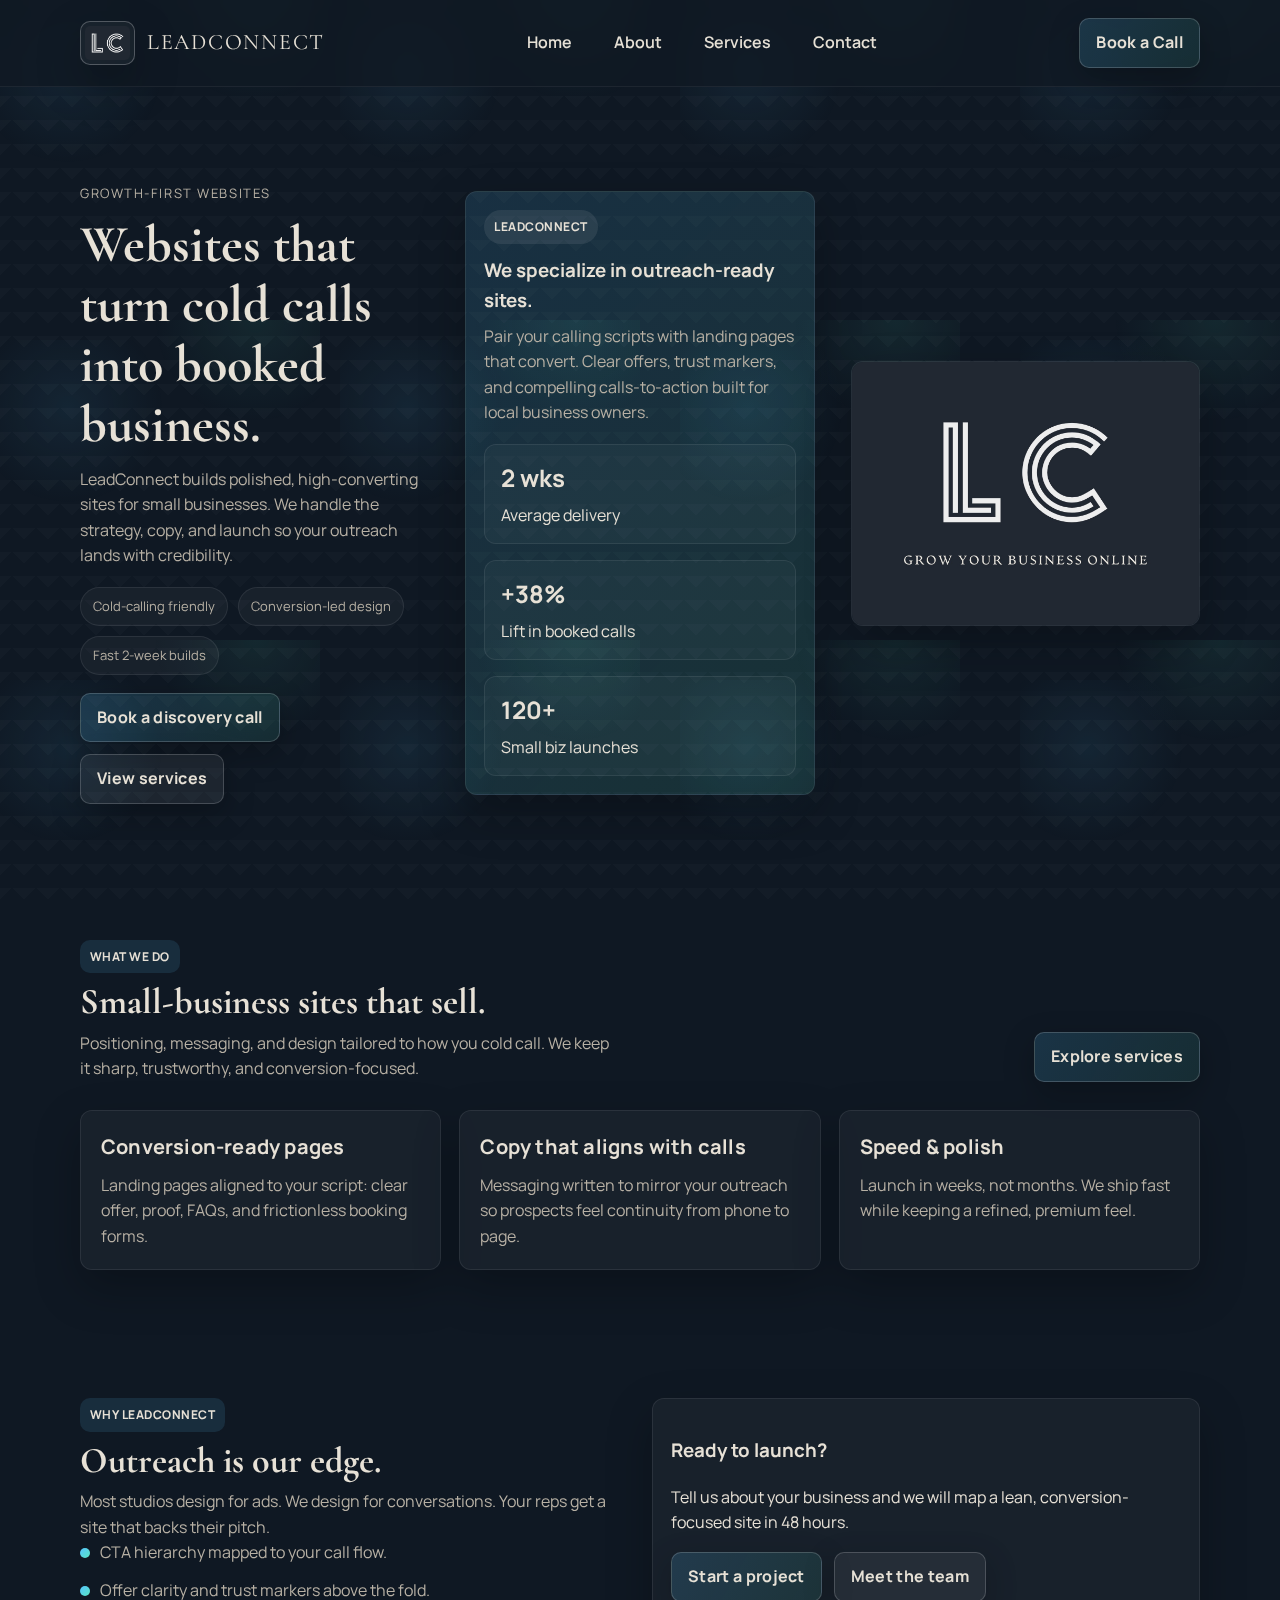
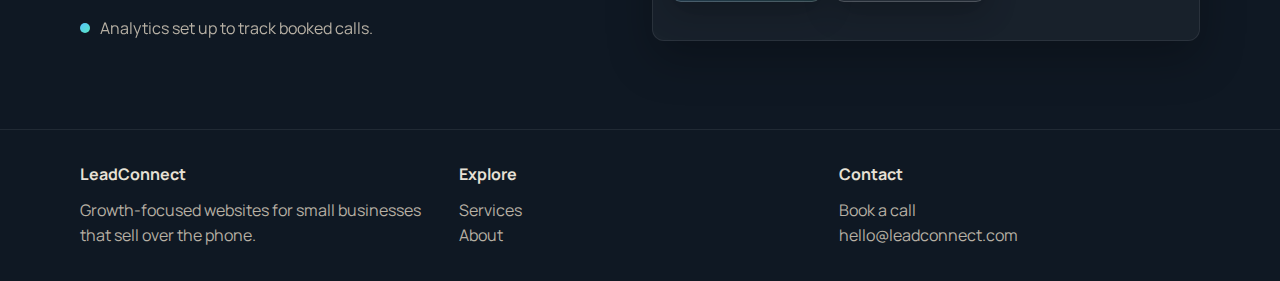
<file: index.html>
<!DOCTYPE html>
<html lang="en">
<head>
  <meta charset="UTF-8">
  <meta name="viewport" content="width=device-width, initial-scale=1.0">
  <title>LeadConnect | Growth Sites for Small Business</title>
  <link rel="icon" href="assets/images/IMG-20260210-WA0023.jpg" type="image/jpeg">
  <link rel="preconnect" href="https://fonts.googleapis.com">
  <link rel="preconnect" href="https://fonts.gstatic.com" crossorigin>
  <link href="https://fonts.googleapis.com/css2?family=Cormorant+Garamond:wght@600;700&family=Manrope:wght@400;600;700;800&display=swap" rel="stylesheet">
  <link rel="stylesheet" href="assets/css/styles.css">
</head>
<body>
  <header>
    <div class="container navbar">
      <a class="brand" href="index.html">
        <img class="brand-logo" src="assets/images/IMG-20260210-WA0023.jpg" alt="LeadConnect logo">
        LeadConnect
      </a>
      <nav>
        <ul>
          <li><a href="index.html">Home</a></li>
          <li><a href="about.html">About</a></li>
          <li><a href="services.html">Services</a></li>
          <li><a href="contact.html">Contact</a></li>
        </ul>
      </nav>
      <div class="nav-actions">
        <button class="tablet-nav-toggle" aria-label="Toggle navigation">☰</button>
        <a class="btn" href="contact.html">Book a Call</a>
      </div>
    </div>
    <div class="container mobile-menu">
      <a href="index.html">Home</a>
      <a href="about.html">About</a>
      <a href="services.html">Services</a>
      <a href="contact.html">Contact</a>
    </div>
  </header>

  <main>
    <section class="container hero">
      <div>
        <div class="hero-kicker">Growth-first websites</div>
        <h1>Websites that turn cold calls into booked business.</h1>
        <p>LeadConnect builds polished, high-converting sites for small businesses. We handle the strategy, copy, and launch so your outreach lands with credibility.</p>
        <div class="pill-row">
          <span class="pill">Cold-calling friendly</span>
          <span class="pill">Conversion-led design</span>
          <span class="pill">Fast 2-week builds</span>
        </div>
        <div style="margin-top:18px; display:flex; gap:12px; flex-wrap:wrap;">
          <a class="btn" href="contact.html">Book a discovery call</a>
          <a class="btn" style="background: rgba(255,255,255,0.06);" href="services.html">View services</a>
        </div>
      </div>
      <div class="hero-aside">
        <span class="badge">LeadConnect</span>
        <h3>We specialize in outreach-ready sites.</h3>
        <p>Pair your calling scripts with landing pages that convert. Clear offers, trust markers, and compelling calls-to-action built for local business owners.</p>
        <div class="stats">
          <div class="stat">
            <strong>2 wks</strong>
            <span>Average delivery</span>
          </div>
          <div class="stat">
            <strong>+38%</strong>
            <span>Lift in booked calls</span>
          </div>
          <div class="stat">
            <strong>120+</strong>
            <span>Small biz launches</span>
          </div>
        </div>
      </div>
      <div class="hero-visual">
        <img src="assets/images/IMG-20260210-WA0044.jpg" alt="LeadConnect brand graphic">
      </div>
    </section>

    <section class="section">
      <div class="container section-header">
        <div>
          <div class="tag">What we do</div>
          <h2 class="section-title">Small-business sites that sell.</h2>
          <p class="section-sub">Positioning, messaging, and design tailored to how you cold call. We keep it sharp, trustworthy, and conversion-focused.</p>
        </div>
        <a class="btn" href="services.html">Explore services</a>
      </div>
      <div class="container grid">
        <div class="card">
          <h3>Conversion-ready pages</h3>
          <p>Landing pages aligned to your script: clear offer, proof, FAQs, and frictionless booking forms.</p>
        </div>
        <div class="card">
          <h3>Copy that aligns with calls</h3>
          <p>Messaging written to mirror your outreach so prospects feel continuity from phone to page.</p>
        </div>
        <div class="card">
          <h3>Speed & polish</h3>
          <p>Launch in weeks, not months. We ship fast while keeping a refined, premium feel.</p>
        </div>
      </div>
    </section>

    <section class="section" style="padding-bottom: 88px;">
      <div class="container split">
        <div>
          <div class="tag">Why LeadConnect</div>
          <h2 class="section-title">Outreach is our edge.</h2>
          <p class="section-sub">Most studios design for ads. We design for conversations. Your reps get a site that backs their pitch.</p>
          <ul class="list">
            <li><span class="dot"></span>CTA hierarchy mapped to your call flow.</li>
            <li><span class="dot"></span>Offer clarity and trust markers above the fold.</li>
            <li><span class="dot"></span>Analytics set up to track booked calls.</li>
          </ul>
        </div>
        <div class="hero-card">
          <h3>Ready to launch?</h3>
          <p>Tell us about your business and we will map a lean, conversion-focused site in 48 hours.</p>
          <div style="margin-top:12px; display:flex; gap:12px; flex-wrap:wrap;">
            <a class="btn" href="contact.html">Start a project</a>
            <a class="btn" style="background: rgba(255,255,255,0.06);" href="about.html">Meet the team</a>
          </div>
        </div>
      </div>
    </section>
  </main>

  <footer>
    <div class="container footer-grid">
      <div class="footer-col">
        <h4>LeadConnect</h4>
        <p>Growth-focused websites for small businesses that sell over the phone.</p>
      </div>
      <div class="footer-col">
        <h4>Explore</h4>
        <p><a href="services.html">Services</a></p>
        <p><a href="about.html">About</a></p>
      </div>
      <div class="footer-col">
        <h4>Contact</h4>
        <p><a href="contact.html">Book a call</a></p>
        <p><a href="mailto:hello@leadconnect.com">hello@leadconnect.com</a></p>
      </div>
    </div>
  </footer>
  <script src="assets/js/main.js"></script>
</body>
</html>
</file>
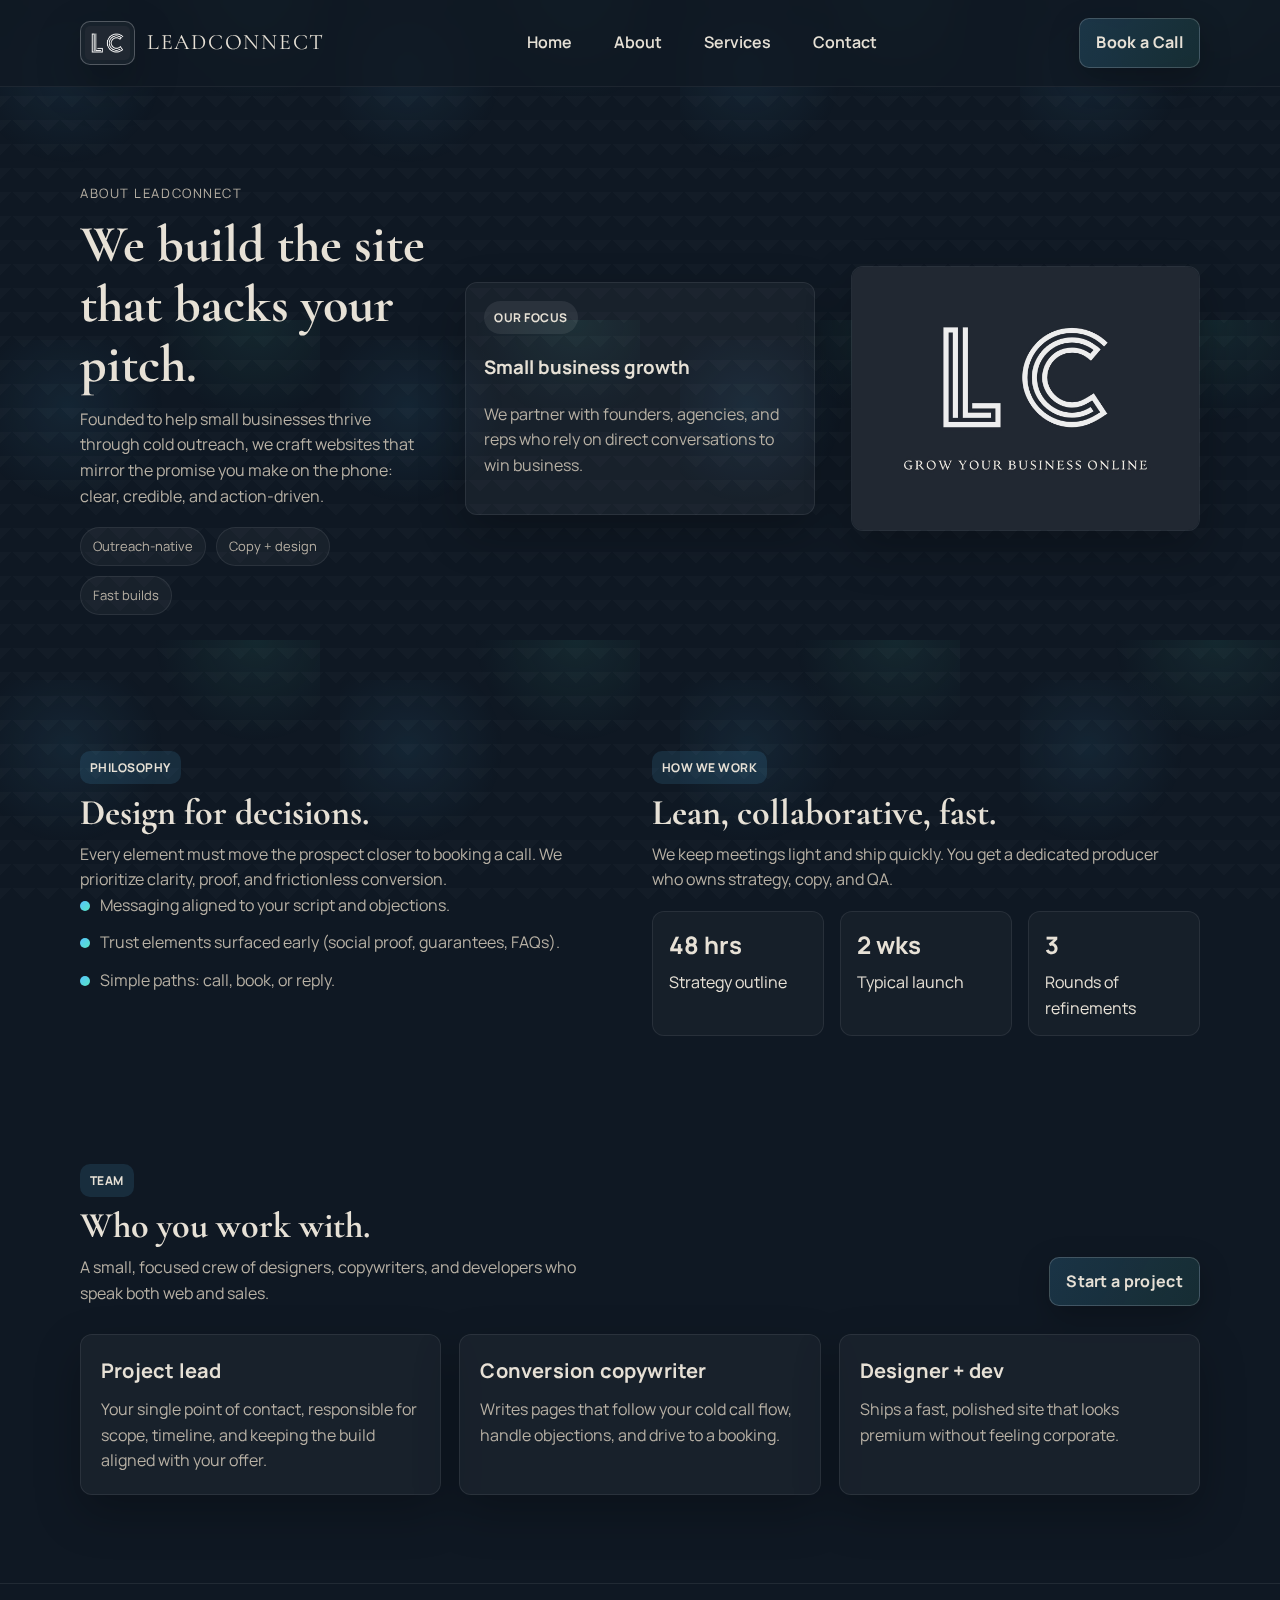
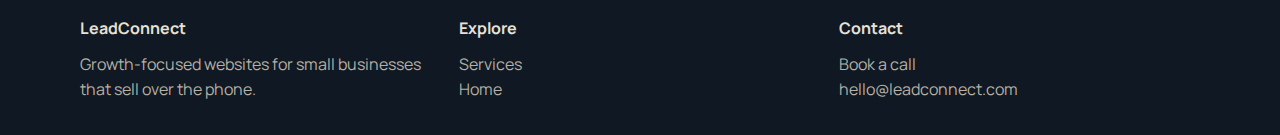
<file: about.html>
<!DOCTYPE html>
<html lang="en">
<head>
  <meta charset="UTF-8">
  <meta name="viewport" content="width=device-width, initial-scale=1.0">
  <title>About | LeadConnect</title>
  <link rel="icon" href="assets/images/IMG-20260210-WA0023.jpg" type="image/jpeg">
  <link rel="preconnect" href="https://fonts.googleapis.com">
  <link rel="preconnect" href="https://fonts.gstatic.com" crossorigin>
  <link href="https://fonts.googleapis.com/css2?family=Cormorant+Garamond:wght@600;700&family=Manrope:wght@400;600;700;800&display=swap" rel="stylesheet">
  <link rel="stylesheet" href="assets/css/styles.css">
</head>
<body>
  <header>
    <div class="container navbar">
      <a class="brand" href="index.html">
        <img class="brand-logo" src="assets/images/IMG-20260210-WA0023.jpg" alt="LeadConnect logo">
        LeadConnect
      </a>
      <nav>
        <ul>
          <li><a href="index.html">Home</a></li>
          <li><a href="about.html">About</a></li>
          <li><a href="services.html">Services</a></li>
          <li><a href="contact.html">Contact</a></li>
        </ul>
      </nav>
      <div class="nav-actions">
        <button class="tablet-nav-toggle" aria-label="Toggle navigation">☰</button>
        <a class="btn" href="contact.html">Book a Call</a>
      </div>
    </div>
    <div class="container mobile-menu">
      <a href="index.html">Home</a>
      <a href="about.html">About</a>
      <a href="services.html">Services</a>
      <a href="contact.html">Contact</a>
    </div>
  </header>

  <main>
    <section class="container hero">
      <div>
        <div class="hero-kicker">About LeadConnect</div>
        <h1>We build the site that backs your pitch.</h1>
        <p>Founded to help small businesses thrive through cold outreach, we craft websites that mirror the promise you make on the phone: clear, credible, and action-driven.</p>
        <div class="pill-row">
          <span class="pill">Outreach-native</span>
          <span class="pill">Copy + design</span>
          <span class="pill">Fast builds</span>
        </div>
      </div>
      <div class="hero-card">
        <div class="badge">Our focus</div>
        <h3>Small business growth</h3>
        <p>We partner with founders, agencies, and reps who rely on direct conversations to win business.</p>
      </div>
      <div class="hero-visual">
        <img src="assets/images/IMG-20260210-WA0044.jpg" alt="LeadConnect brand graphic">
      </div>
    </section>

    <section class="section">
      <div class="container split">
        <div>
          <div class="tag">Philosophy</div>
          <h2 class="section-title">Design for decisions.</h2>
          <p class="section-sub">Every element must move the prospect closer to booking a call. We prioritize clarity, proof, and frictionless conversion.</p>
          <ul class="list">
            <li><span class="dot"></span>Messaging aligned to your script and objections.</li>
            <li><span class="dot"></span>Trust elements surfaced early (social proof, guarantees, FAQs).</li>
            <li><span class="dot"></span>Simple paths: call, book, or reply.</li>
          </ul>
        </div>
        <div>
          <div class="tag">How we work</div>
          <h2 class="section-title">Lean, collaborative, fast.</h2>
          <p class="section-sub">We keep meetings light and ship quickly. You get a dedicated producer who owns strategy, copy, and QA.</p>
          <div class="stats">
            <div class="stat">
              <strong>48 hrs</strong>
              <span>Strategy outline</span>
            </div>
            <div class="stat">
              <strong>2 wks</strong>
              <span>Typical launch</span>
            </div>
            <div class="stat">
              <strong>3</strong>
              <span>Rounds of refinements</span>
            </div>
          </div>
        </div>
      </div>
    </section>

    <section class="section" style="padding-bottom: 88px;">
      <div class="container section-header">
        <div>
          <div class="tag">Team</div>
          <h2 class="section-title">Who you work with.</h2>
          <p class="section-sub">A small, focused crew of designers, copywriters, and developers who speak both web and sales.</p>
        </div>
        <a class="btn" href="contact.html">Start a project</a>
      </div>
      <div class="container grid">
        <div class="card">
          <h3>Project lead</h3>
          <p>Your single point of contact, responsible for scope, timeline, and keeping the build aligned with your offer.</p>
        </div>
        <div class="card">
          <h3>Conversion copywriter</h3>
          <p>Writes pages that follow your cold call flow, handle objections, and drive to a booking.</p>
        </div>
        <div class="card">
          <h3>Designer + dev</h3>
          <p>Ships a fast, polished site that looks premium without feeling corporate.</p>
        </div>
      </div>
    </section>
  </main>

  <footer>
    <div class="container footer-grid">
      <div class="footer-col">
        <h4>LeadConnect</h4>
        <p>Growth-focused websites for small businesses that sell over the phone.</p>
      </div>
      <div class="footer-col">
        <h4>Explore</h4>
        <p><a href="services.html">Services</a></p>
        <p><a href="index.html">Home</a></p>
      </div>
      <div class="footer-col">
        <h4>Contact</h4>
        <p><a href="contact.html">Book a call</a></p>
        <p><a href="mailto:hello@leadconnect.com">hello@leadconnect.com</a></p>
      </div>
    </div>
  </footer>
  <script src="assets/js/main.js"></script>
</body>
</html>
</file>
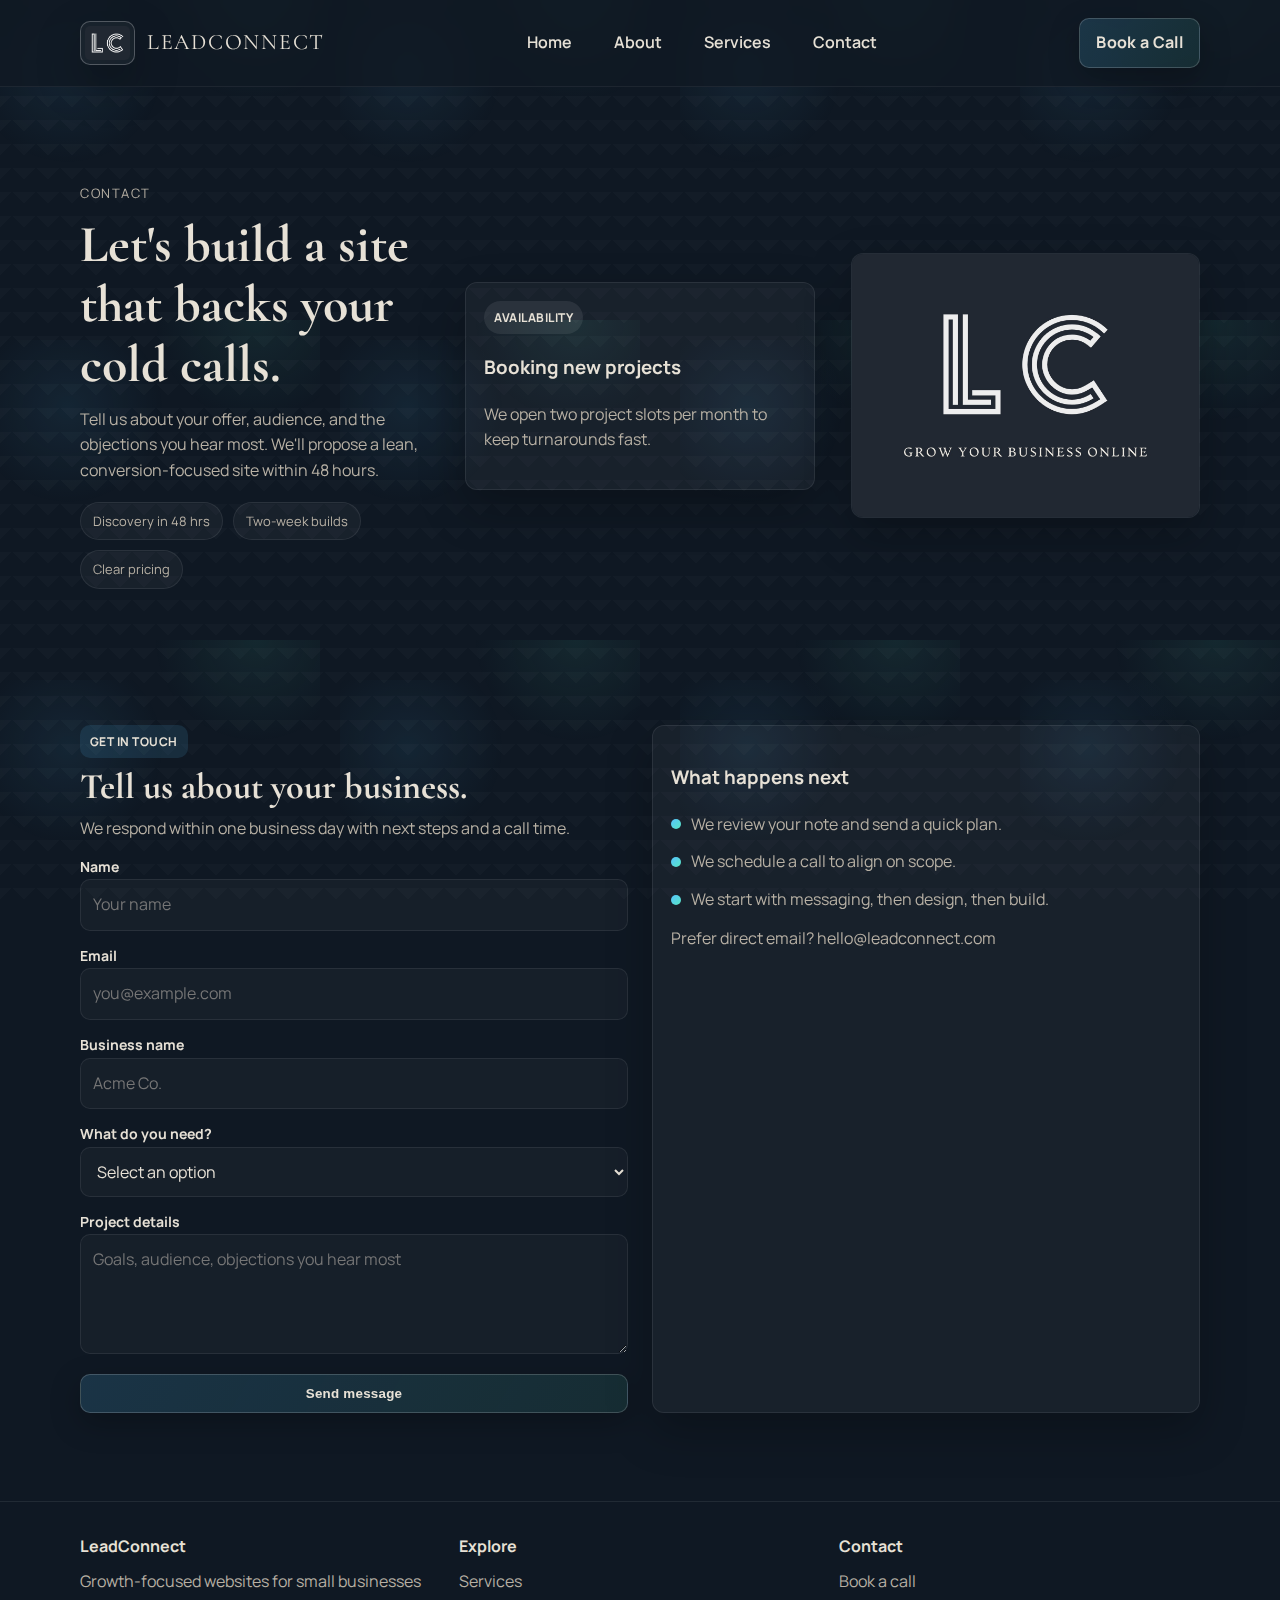
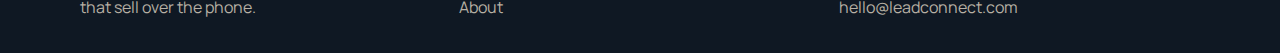
<file: contact.html>
<!DOCTYPE html>
<html lang="en">
<head>
  <meta charset="UTF-8">
  <meta name="viewport" content="width=device-width, initial-scale=1.0">
  <title>Contact | LeadConnect</title>
  <link rel="icon" href="assets/images/IMG-20260210-WA0023.jpg" type="image/jpeg">
  <link rel="preconnect" href="https://fonts.googleapis.com">
  <link rel="preconnect" href="https://fonts.gstatic.com" crossorigin>
  <link href="https://fonts.googleapis.com/css2?family=Cormorant+Garamond:wght@600;700&family=Manrope:wght@400;600;700;800&display=swap" rel="stylesheet">
  <link rel="stylesheet" href="assets/css/styles.css">
</head>
<body>
  <header>
    <div class="container navbar">
      <a class="brand" href="index.html">
        <img class="brand-logo" src="assets/images/IMG-20260210-WA0023.jpg" alt="LeadConnect logo">
        LeadConnect
      </a>
      <nav>
        <ul>
          <li><a href="index.html">Home</a></li>
          <li><a href="about.html">About</a></li>
          <li><a href="services.html">Services</a></li>
          <li><a href="contact.html">Contact</a></li>
        </ul>
      </nav>
      <div class="nav-actions">
        <button class="tablet-nav-toggle" aria-label="Toggle navigation">☰</button>
        <a class="btn" href="contact.html">Book a Call</a>
      </div>
    </div>
    <div class="container mobile-menu">
      <a href="index.html">Home</a>
      <a href="about.html">About</a>
      <a href="services.html">Services</a>
      <a href="contact.html">Contact</a>
    </div>
  </header>

  <main>
    <section class="container hero">
      <div>
        <div class="hero-kicker">Contact</div>
        <h1>Let's build a site that backs your cold calls.</h1>
        <p>Tell us about your offer, audience, and the objections you hear most. We'll propose a lean, conversion-focused site within 48 hours.</p>
        <div class="pill-row">
          <span class="pill">Discovery in 48 hrs</span>
          <span class="pill">Two-week builds</span>
          <span class="pill">Clear pricing</span>
        </div>
      </div>
      <div class="hero-card">
        <div class="badge">Availability</div>
        <h3>Booking new projects</h3>
        <p>We open two project slots per month to keep turnarounds fast.</p>
      </div>
      <div class="hero-visual">
        <img src="assets/images/IMG-20260210-WA0044.jpg" alt="LeadConnect brand graphic">
      </div>
    </section>

    <section class="section" style="padding-bottom: 88px;">
      <div class="container split">
        <div>
          <div class="tag">Get in touch</div>
          <h2 class="section-title">Tell us about your business.</h2>
          <p class="section-sub">We respond within one business day with next steps and a call time.</p>
          <form id="contact-form" class="contact-form">
            <div>
              <label for="name">Name</label>
              <input id="name" name="name" type="text" placeholder="Your name" required>
            </div>
            <div>
              <label for="email">Email</label>
              <input id="email" name="email" type="email" placeholder="you@example.com" required>
            </div>
            <div>
              <label for="business">Business name</label>
              <input id="business" name="business" type="text" placeholder="Acme Co." required>
            </div>
            <div>
              <label for="service">What do you need?</label>
              <select id="service" name="service" required>
                <option value="">Select an option</option>
                <option>Launch Landing</option>
                <option>Starter Site</option>
                <option>Outbound Toolkit</option>
                <option>Something custom</option>
              </select>
            </div>
            <div>
              <label for="message">Project details</label>
              <textarea id="message" name="message" placeholder="Goals, audience, objections you hear most" required></textarea>
            </div>
            <button class="btn" type="submit">Send message</button>
          </form>
        </div>
        <div class="hero-card">
          <h3>What happens next</h3>
          <ul class="list">
            <li><span class="dot"></span>We review your note and send a quick plan.</li>
            <li><span class="dot"></span>We schedule a call to align on scope.</li>
            <li><span class="dot"></span>We start with messaging, then design, then build.</li>
          </ul>
          <div style="margin-top:14px; color: var(--muted);">
            Prefer direct email? hello@leadconnect.com
          </div>
        </div>
      </div>
    </section>
  </main>

  <footer>
    <div class="container footer-grid">
      <div class="footer-col">
        <h4>LeadConnect</h4>
        <p>Growth-focused websites for small businesses that sell over the phone.</p>
      </div>
      <div class="footer-col">
        <h4>Explore</h4>
        <p><a href="services.html">Services</a></p>
        <p><a href="about.html">About</a></p>
      </div>
      <div class="footer-col">
        <h4>Contact</h4>
        <p><a href="contact.html">Book a call</a></p>
        <p><a href="mailto:hello@leadconnect.com">hello@leadconnect.com</a></p>
      </div>
    </div>
  </footer>
  <script src="assets/js/main.js"></script>
</body>
</html>
</file>
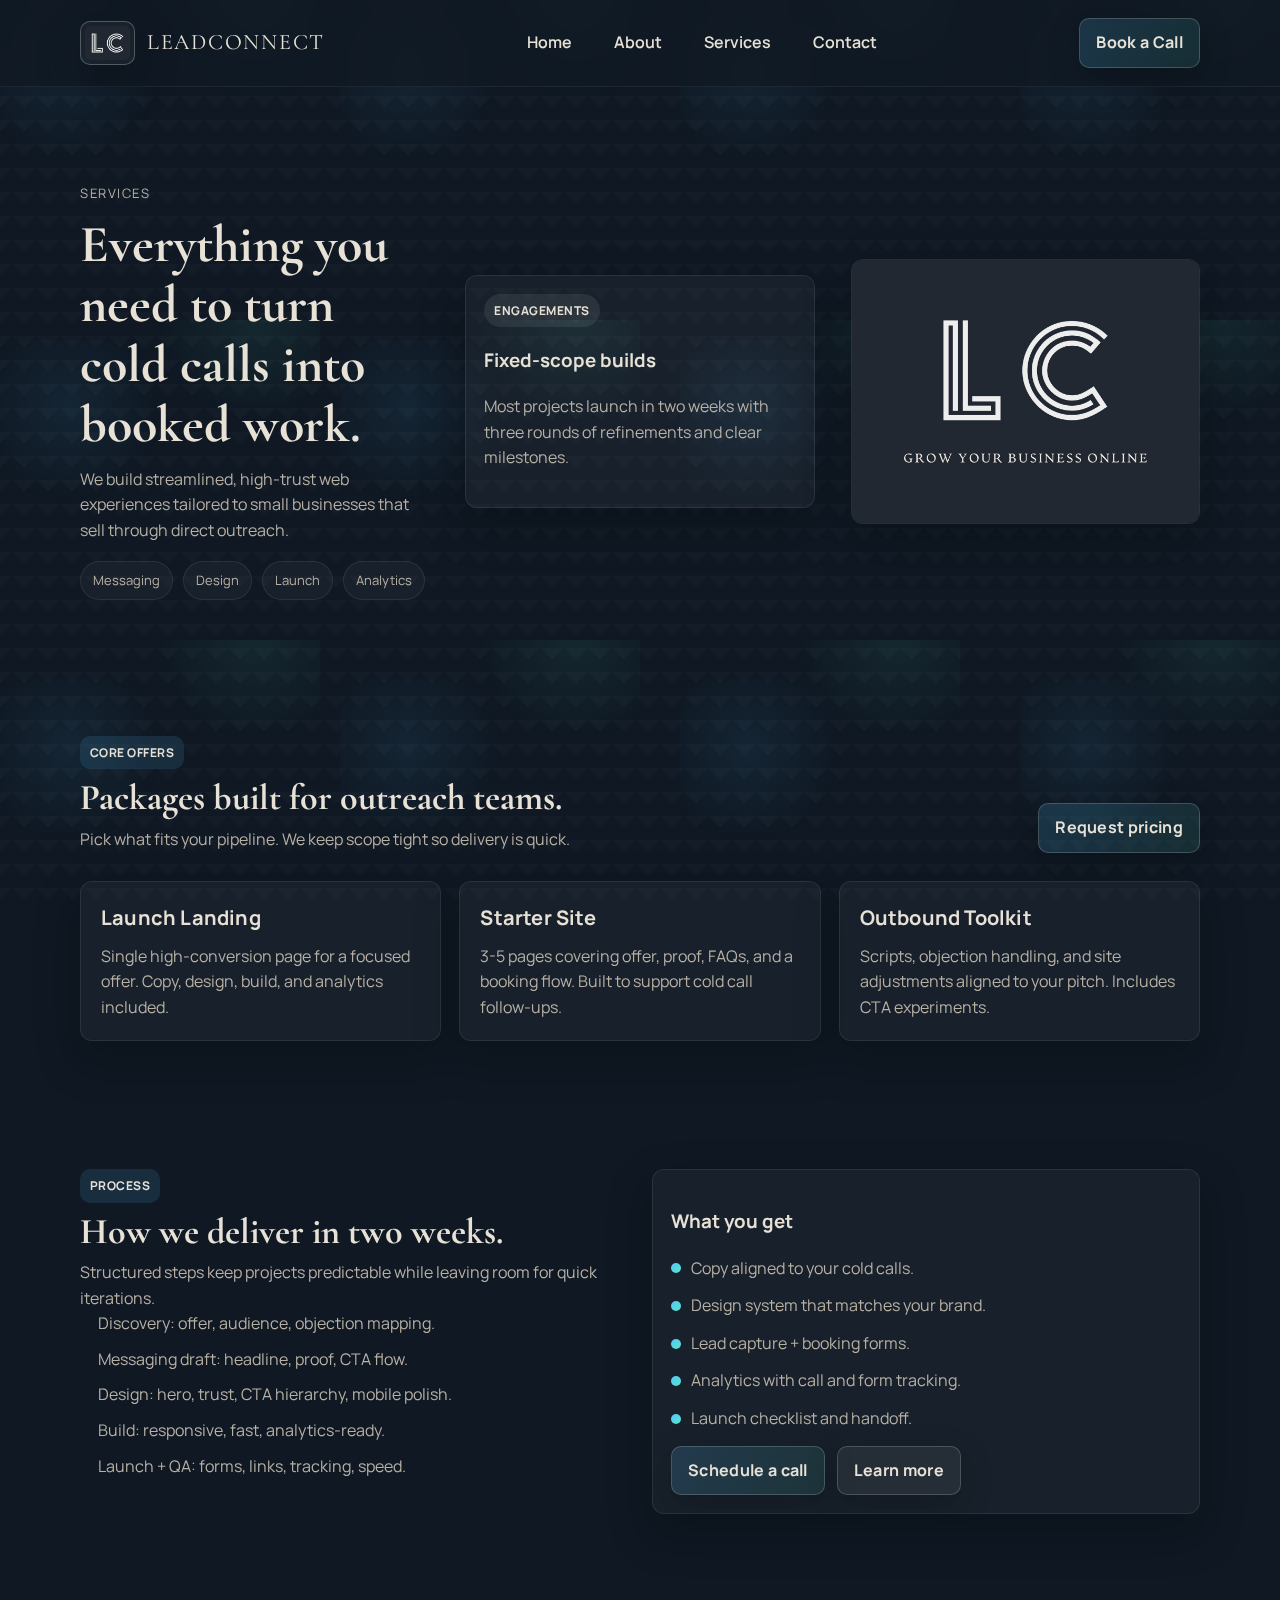
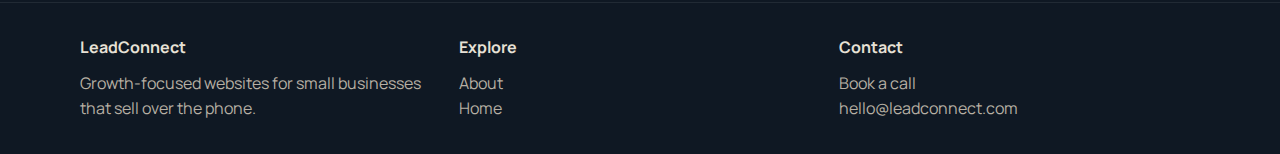
<file: services.html>
<!DOCTYPE html>
<html lang="en">
<head>
  <meta charset="UTF-8">
  <meta name="viewport" content="width=device-width, initial-scale=1.0">
  <title>Services | LeadConnect</title>
  <link rel="icon" href="assets/images/IMG-20260210-WA0023.jpg" type="image/jpeg">
  <link rel="preconnect" href="https://fonts.googleapis.com">
  <link rel="preconnect" href="https://fonts.gstatic.com" crossorigin>
  <link href="https://fonts.googleapis.com/css2?family=Cormorant+Garamond:wght@600;700&family=Manrope:wght@400;600;700;800&display=swap" rel="stylesheet">
  <link rel="stylesheet" href="assets/css/styles.css">
</head>
<body>
  <header>
    <div class="container navbar">
      <a class="brand" href="index.html">
        <img class="brand-logo" src="assets/images/IMG-20260210-WA0023.jpg" alt="LeadConnect logo">
        LeadConnect
      </a>
      <nav>
        <ul>
          <li><a href="index.html">Home</a></li>
          <li><a href="about.html">About</a></li>
          <li><a href="services.html">Services</a></li>
          <li><a href="contact.html">Contact</a></li>
        </ul>
      </nav>
      <div class="nav-actions">
        <button class="tablet-nav-toggle" aria-label="Toggle navigation">☰</button>
        <a class="btn" href="contact.html">Book a Call</a>
      </div>
    </div>
    <div class="container mobile-menu">
      <a href="index.html">Home</a>
      <a href="about.html">About</a>
      <a href="services.html">Services</a>
      <a href="contact.html">Contact</a>
    </div>
  </header>

  <main>
    <section class="container hero">
      <div>
        <div class="hero-kicker">Services</div>
        <h1>Everything you need to turn cold calls into booked work.</h1>
        <p>We build streamlined, high-trust web experiences tailored to small businesses that sell through direct outreach.</p>
        <div class="pill-row">
          <span class="pill">Messaging</span>
          <span class="pill">Design</span>
          <span class="pill">Launch</span>
          <span class="pill">Analytics</span>
        </div>
      </div>
      <div class="hero-card">
        <div class="badge">Engagements</div>
        <h3>Fixed-scope builds</h3>
        <p>Most projects launch in two weeks with three rounds of refinements and clear milestones.</p>
      </div>
      <div class="hero-visual">
        <img src="assets/images/IMG-20260210-WA0044.jpg" alt="LeadConnect brand graphic">
      </div>
    </section>

    <section class="section">
      <div class="container section-header">
        <div>
          <div class="tag">Core offers</div>
          <h2 class="section-title">Packages built for outreach teams.</h2>
          <p class="section-sub">Pick what fits your pipeline. We keep scope tight so delivery is quick.</p>
        </div>
        <a class="btn" href="contact.html">Request pricing</a>
      </div>
      <div class="container grid">
        <div class="card">
          <h3>Launch Landing</h3>
          <p>Single high-conversion page for a focused offer. Copy, design, build, and analytics included.</p>
        </div>
        <div class="card">
          <h3>Starter Site</h3>
          <p>3-5 pages covering offer, proof, FAQs, and a booking flow. Built to support cold call follow-ups.</p>
        </div>
        <div class="card">
          <h3>Outbound Toolkit</h3>
          <p>Scripts, objection handling, and site adjustments aligned to your pitch. Includes CTA experiments.</p>
        </div>
      </div>
    </section>

    <section class="section" style="padding-bottom: 88px;">
      <div class="container split">
        <div>
          <div class="tag">Process</div>
          <h2 class="section-title">How we deliver in two weeks.</h2>
          <p class="section-sub">Structured steps keep projects predictable while leaving room for quick iterations.</p>
          <ol class="list" style="list-style: decimal; padding-left: 18px; color: var(--muted); gap: 10px; display: grid;">
            <li>Discovery: offer, audience, objection mapping.</li>
            <li>Messaging draft: headline, proof, CTA flow.</li>
            <li>Design: hero, trust, CTA hierarchy, mobile polish.</li>
            <li>Build: responsive, fast, analytics-ready.</li>
            <li>Launch + QA: forms, links, tracking, speed.</li>
          </ol>
        </div>
        <div class="hero-card">
          <h3>What you get</h3>
          <ul class="list">
            <li><span class="dot"></span>Copy aligned to your cold calls.</li>
            <li><span class="dot"></span>Design system that matches your brand.</li>
            <li><span class="dot"></span>Lead capture + booking forms.</li>
            <li><span class="dot"></span>Analytics with call and form tracking.</li>
            <li><span class="dot"></span>Launch checklist and handoff.</li>
          </ul>
          <div style="margin-top:14px; display:flex; gap:12px; flex-wrap:wrap;">
            <a class="btn" href="contact.html">Schedule a call</a>
            <a class="btn" style="background: rgba(255,255,255,0.06);" href="about.html">Learn more</a>
          </div>
        </div>
      </div>
    </section>
  </main>

  <footer>
    <div class="container footer-grid">
      <div class="footer-col">
        <h4>LeadConnect</h4>
        <p>Growth-focused websites for small businesses that sell over the phone.</p>
      </div>
      <div class="footer-col">
        <h4>Explore</h4>
        <p><a href="about.html">About</a></p>
        <p><a href="index.html">Home</a></p>
      </div>
      <div class="footer-col">
        <h4>Contact</h4>
        <p><a href="contact.html">Book a call</a></p>
        <p><a href="mailto:hello@leadconnect.com">hello@leadconnect.com</a></p>
      </div>
    </div>
  </footer>
  <script src="assets/js/main.js"></script>
</body>
</html>
</file>
<file: assets/css/styles.css>
:root {
  --bg: #0f1823;
  --bg-alt: #131d2b;
  --ink: #e7e1d6;
  --muted: #b7b0a4;
  --accent: #57c4ff;
  --accent-2: #58e6c2;
  --card: rgba(255, 255, 255, 0.04);
  --shadow: 0 18px 45px rgba(0, 0, 0, 0.25);
  --radius: 12px;
}

* {
  box-sizing: border-box;
}

body {
  margin: 0;
  font-family: "Manrope", "Segoe UI", sans-serif;
  background: var(--bg);
  color: var(--ink);
  line-height: 1.6;
  min-height: 100vh;
  position: relative;
  overflow-x: hidden;
}

body::before {
  content: "";
  position: fixed;
  inset: 0;
  background: radial-gradient(circle at 20% 20%, rgba(87, 196, 255, 0.08), transparent 25%),
              radial-gradient(circle at 80% 0%, rgba(88, 230, 194, 0.08), transparent 25%),
              linear-gradient(135deg, rgba(255, 255, 255, 0.02) 25%, transparent 25%),
              linear-gradient(225deg, rgba(255, 255, 255, 0.02) 25%, transparent 25%);
  background-size: 340px 340px, 320px 320px, 24px 24px, 24px 24px;
  pointer-events: none;
  z-index: 0;
}

main {
  position: relative;
  z-index: 1;
}

.container {
  width: min(1120px, 92vw);
  margin: 0 auto;
}

header {
  position: sticky;
  top: 0;
  z-index: 10;
  backdrop-filter: blur(10px);
  background: rgba(15, 24, 35, 0.78);
  border-bottom: 1px solid rgba(255, 255, 255, 0.06);
}

.navbar {
  display: flex;
  align-items: center;
  justify-content: space-between;
  padding: 18px 0;
}

.brand {
  display: flex;
  align-items: center;
  gap: 12px;
  font-family: "Cormorant Garamond", "Times New Roman", serif;
  letter-spacing: 0.08em;
  font-size: 22px;
  text-transform: uppercase;
  color: var(--ink);
  text-decoration: none;
}

.brand-logo {
  height: 44px;
  width: auto;
  border-radius: 10px;
  border: 1px solid rgba(255, 255, 255, 0.25);
  background: rgba(255, 255, 255, 0.04);
  padding: 4px;
  box-shadow: var(--shadow);
}

nav ul {
  display: flex;
  gap: 18px;
  list-style: none;
  margin: 0;
  padding: 0;
}

nav a {
  color: var(--ink);
  text-decoration: none;
  font-weight: 600;
  padding: 10px 12px;
  border-radius: 8px;
  transition: background 0.2s ease, color 0.2s ease, transform 0.2s ease;
}

nav a:hover,
nav a:focus-visible {
  background: rgba(255, 255, 255, 0.08);
  color: var(--accent);
  transform: translateY(-1px);
}

.nav-actions {
  display: flex;
  align-items: center;
  gap: 12px;
}

.btn {
  display: inline-flex;
  align-items: center;
  justify-content: center;
  padding: 11px 16px;
  border-radius: 10px;
  border: 1px solid rgba(255, 255, 255, 0.18);
  color: var(--ink);
  text-decoration: none;
  font-weight: 700;
  letter-spacing: 0.02em;
  transition: transform 0.2s ease, box-shadow 0.2s ease, background 0.2s ease;
  background: linear-gradient(120deg, rgba(87, 196, 255, 0.16), rgba(88, 230, 194, 0.1));
  box-shadow: 0 10px 30px rgba(0, 0, 0, 0.25);
}

.btn:hover,
.btn:focus-visible {
  transform: translateY(-2px);
  box-shadow: 0 14px 40px rgba(87, 196, 255, 0.24);
}

.hero {
  padding: 96px 0 72px;
  display: grid;
  grid-template-columns: repeat(auto-fit, minmax(280px, 1fr));
  gap: 36px;
  align-items: center;
}

.hero-kicker {
  color: var(--muted);
  letter-spacing: 0.12em;
  text-transform: uppercase;
  font-size: 13px;
}

.hero h1 {
  margin: 12px 0;
  font-size: clamp(36px, 5vw, 52px);
  line-height: 1.15;
  font-family: "Cormorant Garamond", "Times New Roman", serif;
}

.hero p {
  margin: 0 0 18px;
  color: var(--muted);
  max-width: 520px;
}

.pill-row {
  display: flex;
  flex-wrap: wrap;
  gap: 10px;
  margin: 16px 0 0;
}

.pill {
  padding: 8px 12px;
  border-radius: 999px;
  border: 1px solid rgba(255, 255, 255, 0.08);
  background: rgba(255, 255, 255, 0.04);
  color: var(--muted);
  font-size: 13px;
}

.hero-card {
  padding: 18px;
  border-radius: var(--radius);
  background: var(--card);
  border: 1px solid rgba(255, 255, 255, 0.08);
  box-shadow: var(--shadow);
}

.section {
  padding: 64px 0;
}

.section-header {
  display: flex;
  align-items: flex-end;
  justify-content: space-between;
  gap: 18px;
  margin-bottom: 28px;
  flex-wrap: wrap;
}

.section-title {
  font-size: clamp(26px, 3.6vw, 36px);
  margin: 0;
  font-family: "Cormorant Garamond", "Times New Roman", serif;
}

.section-sub {
  margin: 0;
  color: var(--muted);
  max-width: 540px;
}

.grid {
  display: grid;
  grid-template-columns: repeat(auto-fit, minmax(260px, 1fr));
  gap: 18px;
}

.card {
  padding: 20px;
  border-radius: var(--radius);
  background: var(--card);
  border: 1px solid rgba(255, 255, 255, 0.08);
  box-shadow: var(--shadow);
  position: relative;
  overflow: hidden;
}

.card::after {
  content: "";
  position: absolute;
  inset: 0;
  background: linear-gradient(145deg, rgba(87, 196, 255, 0.1), transparent 55%);
  opacity: 0;
  transition: opacity 0.2s ease;
}

.card:hover::after,
.card:focus-within::after {
  opacity: 1;
}

.card h3 {
  margin: 0 0 10px;
  font-size: 20px;
  letter-spacing: 0.01em;
}

.card p {
  margin: 0;
  color: var(--muted);
}

.tag {
  display: inline-flex;
  align-items: center;
  gap: 8px;
  padding: 7px 10px;
  border-radius: 10px;
  background: rgba(87, 196, 255, 0.12);
  color: var(--ink);
  font-weight: 700;
  letter-spacing: 0.04em;
  text-transform: uppercase;
  font-size: 12px;
}

.split {
  display: grid;
  grid-template-columns: repeat(auto-fit, minmax(280px, 1fr));
  gap: 24px;
}

.list {
  list-style: none;
  padding: 0;
  margin: 0;
  display: grid;
  gap: 12px;
}

.list li {
  display: flex;
  align-items: center;
  gap: 10px;
  color: var(--muted);
}

.list .dot {
  width: 10px;
  height: 10px;
  border-radius: 50%;
  background: linear-gradient(135deg, var(--accent), var(--accent-2));
}

.stats {
  display: grid;
  grid-template-columns: repeat(auto-fit, minmax(160px, 1fr));
  gap: 16px;
  margin-top: 18px;
}

.stat {
  padding: 14px 16px;
  border-radius: 12px;
  border: 1px solid rgba(255, 255, 255, 0.08);
  background: rgba(255, 255, 255, 0.03);
}

.stat strong {
  display: block;
  font-size: 24px;
  margin-bottom: 6px;
}

footer {
  padding: 32px 0;
  border-top: 1px solid rgba(255, 255, 255, 0.08);
  background: rgba(15, 24, 35, 0.9);
}

.footer-grid {
  display: grid;
  grid-template-columns: repeat(auto-fit, minmax(240px, 1fr));
  gap: 18px;
}

.footer-col h4 {
  margin: 0 0 10px;
}

.footer-col p,
.footer-col a {
  color: var(--muted);
  text-decoration: none;
  margin: 0;
}

.footer-col a:hover,
.footer-col a:focus-visible {
  color: var(--accent);
}

.contact-form {
  display: grid;
  gap: 12px;
  margin-top: 12px;
}

.contact-form label {
  font-weight: 700;
  font-size: 14px;
}

.contact-form input,
.contact-form textarea,
.contact-form select {
  width: 100%;
  padding: 12px;
  border-radius: 10px;
  border: 1px solid rgba(255, 255, 255, 0.08);
  background: rgba(255, 255, 255, 0.03);
  color: var(--ink);
  font: inherit;
}

.contact-form input:focus,
.contact-form textarea:focus,
.contact-form select:focus {
  outline: 2px solid var(--accent);
  border-color: transparent;
}

.contact-form textarea {
  min-height: 120px;
  resize: vertical;
}

.hero-aside {
  padding: 18px;
  border: 1px solid rgba(255, 255, 255, 0.08);
  border-radius: var(--radius);
  background: linear-gradient(135deg, rgba(87, 196, 255, 0.14), rgba(88, 230, 194, 0.12));
  box-shadow: var(--shadow);
}

.badge {
  display: inline-flex;
  align-items: center;
  gap: 6px;
  padding: 7px 10px;
  border-radius: 999px;
  background: rgba(255, 255, 255, 0.08);
  color: var(--ink);
  font-weight: 700;
  letter-spacing: 0.04em;
  text-transform: uppercase;
  font-size: 12px;
}

.hero-aside h3 {
  margin: 12px 0 8px;
}

.hero-aside p {
  margin: 0;
  color: var(--muted);
}

.tablet-nav-toggle {
  display: none;
  background: none;
  border: 1px solid rgba(255, 255, 255, 0.2);
  color: var(--ink);
  padding: 10px 12px;
  border-radius: 8px;
  cursor: pointer;
}

.mobile-menu {
  display: none;
  flex-direction: column;
  gap: 10px;
  margin-top: 10px;
}

.mobile-menu a {
  padding: 12px;
  border-radius: 10px;
  background: rgba(255, 255, 255, 0.05);
}

.hero-visual {
  position: relative;
  padding: 0;
  border-radius: var(--radius);
  overflow: hidden;
  border: 1px solid rgba(255, 255, 255, 0.08);
  background: rgba(255, 255, 255, 0.02);
  box-shadow: var(--shadow);
}

.hero-visual img {
  display: block;
  width: 100%;
  height: 100%;
  object-fit: cover;
}

@media (max-width: 960px) {
  nav ul { display: none; }
  .tablet-nav-toggle { display: inline-flex; }
  .mobile-menu.show { display: flex; }
}

@media (max-width: 720px) {
  .hero { padding: 78px 0 56px; }
  .navbar { padding: 14px 0; }
}
</file>
